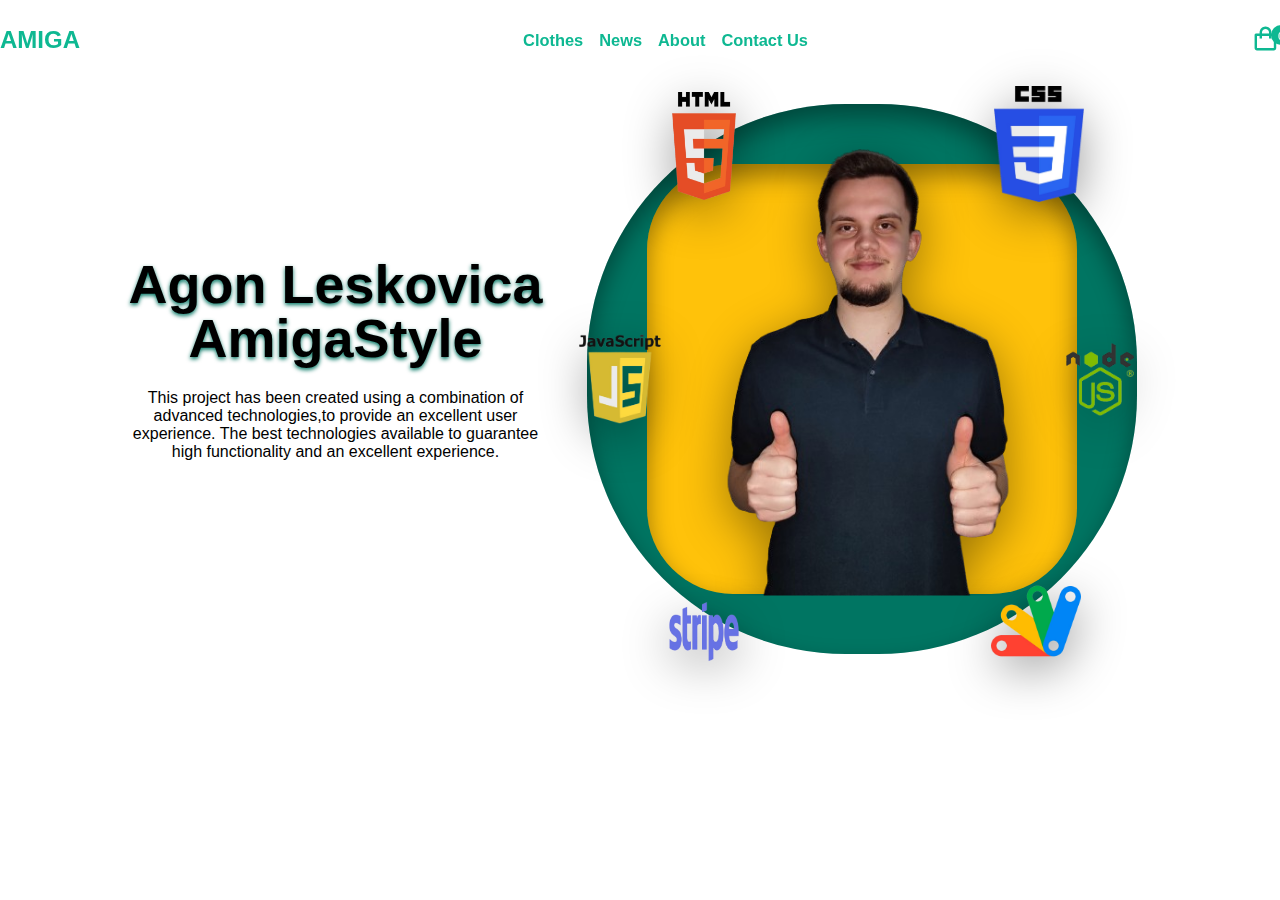
<file: about.html>
<!DOCTYPE html>
<html lang="en">
<head>
    <meta charset="UTF-8">
    <meta name="viewport" content="width=device-width, initial-scale=1.0">
    <link rel="stylesheet" href="about.css">
    <link href='https://unpkg.com/boxicons@2.1.4/css/boxicons.min.css' rel='stylesheet'>
    <title>Document</title>
</head>
<body>
    <header>
      <div class="nav containerr">
        <!--Menu Icon-->
        <i class="bx bx-menu" id="menu-icon"></i>
        <!--Logo-->
        <a href="index.html" class="logo">Amiga</a>
    
    <!--Navbar-->
    <div class="navbar">
        <a href="index.html" class="nav-link">Clothes</a>
        <a href="index2.html" class="nav-link">News</a>
        <a href="about.html" class="nav-link">About</a>
        <a href="gmail.html" class="nav-link">Contact Us</a>
    </div>



<a href="cart.html">
    <i class="bx bx-shopping-bag" id="cart-icon" data-quantity="0"></i>
</a>
</div> 
      </header>

      <section class="home section" id="home">
        <div class="home__container container grid">
            <div class="home__data">
                <h1 class="home__title">Agon Leskovica <br> AmigaStyle</h1>

                <p class="home__decription">
                  This project has been created using a combination of advanced technologies,to provide an excellent user experience.
                  The best technologies available to guarantee high functionality and an excellent experience.
                </p>

                

                
            </div>

            <div class="home__images">
                <div class="home__circle">
                    <div class="home__subcircle"></div>
                </div>

                <img src="images/Agon1-removebg.png" alt="image" class="home__img">

                <img src="images/nodejs.png" alt="image" class="home__nodejs">
                <img src="images/alo1.png" alt="image" class="home__googleapp">
                <img src="images/html5.png" alt="image" class="home__html">
                <img src="images/css3logo.png" alt="image" class="home__css">
                <img src="images/Stipee.png" alt="image" class="home__stripe">
                <img src="images/jasin.png" alt="image" class="home__javasc">
            </div>
        </div>

    </section>


      <script src="menu.js"></script>

      <script src="main.js"></script>
</body>
</html>
</file>
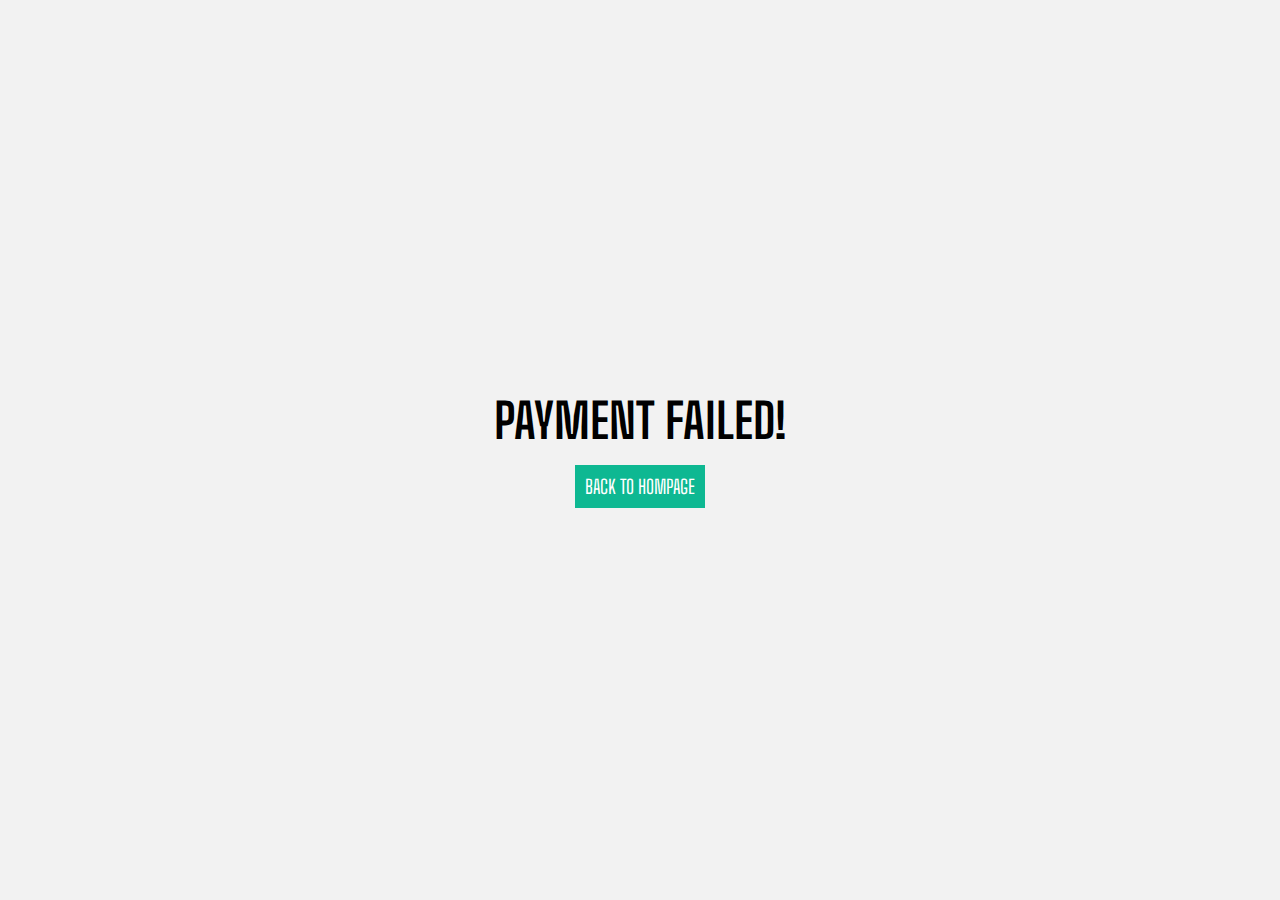
<file: cancel.html>
<!DOCTYPE html>
<html lang="en">
<head>
    <meta charset="UTF-8">
    <meta name="viewport" content="width=device-width, initial-scale=1.0">
    <title>Fail Payment</title>
    <link rel="stylesheet" href="style.css">
    <script src="https://cdn.jsdelivr.net/npm/bootstrap@5.3.3/dist/js/bootstrap.bundle.min.js" integrity="sha384-YvpcrYf0tY3lHB60NNkmXc5s9fDVZLESaAA55NDzOxhy9GkcIdslK1eN7N6jIeHz" crossorigin="anonymous"></script>
    <link 
    href="https://unpkg.com/boxicons@2.1.4/css/boxicons.min.css"
    rel="stylesheet"
    />
</head>
<body>
    <div class="sc-container">
        <h2>Payment Failed!</h2>
        <a href="http://localhost:3000/cart.html" class="back-to-hompage">Back To Hompage</a>
    </div>
    <!--Link To JS-->
    <script src="main.js"></script>
</body>
</html>
</file>
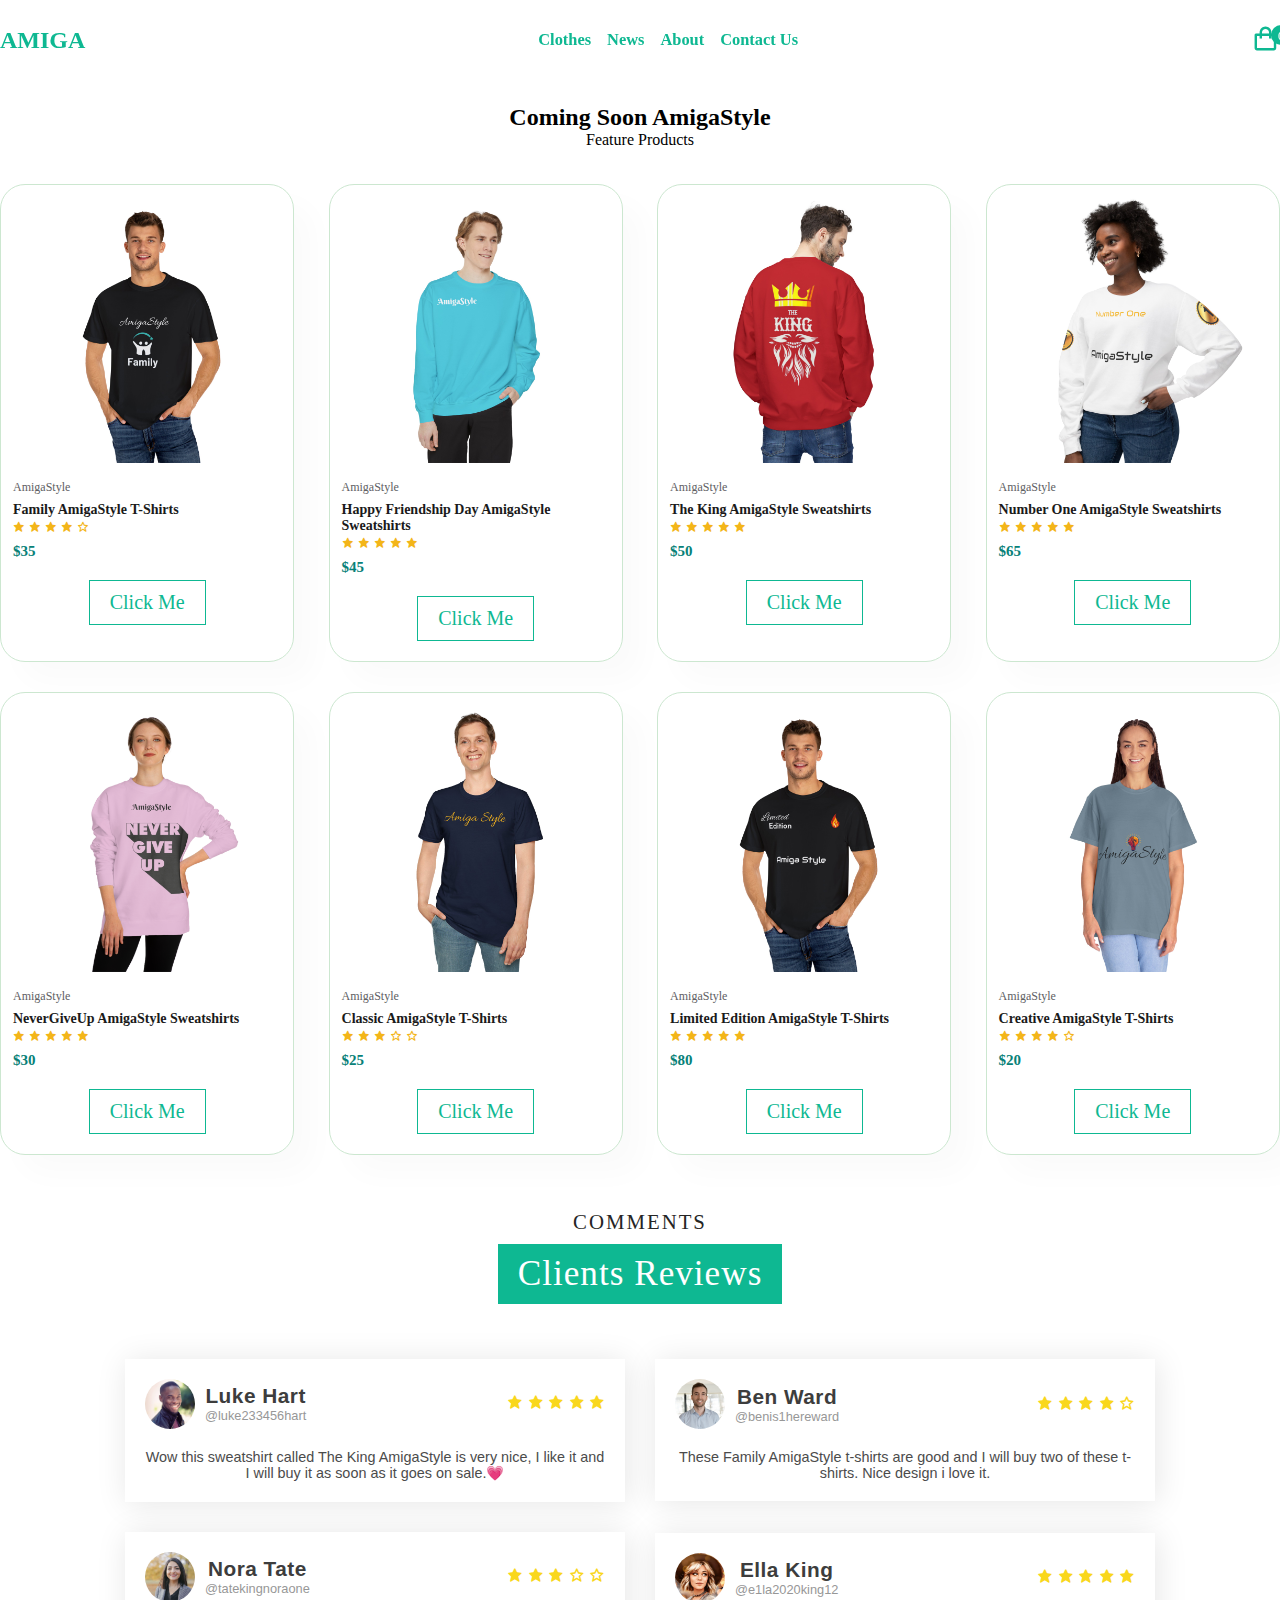
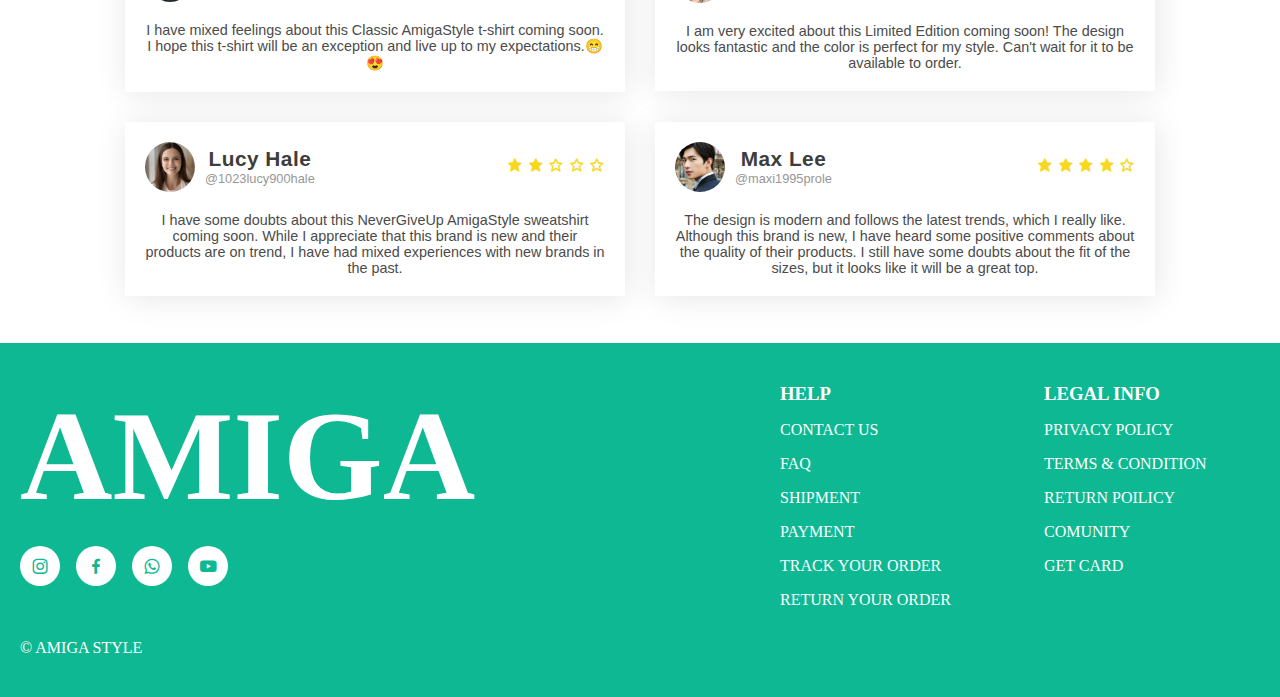
<file: index2.html>
<!DOCTYPE html>
<html lang="en">
  <head>
    <meta charset="UTF-8" />
    <meta name="viewport" content="width=device-width, initial-scale=1.0" />
    <title>Ecommerce Website</title>
    <!-- Link To CSS -->
    <link rel="stylesheet" href="style2.css">
    <!-- Box Icons -->
    <link href='https://unpkg.com/boxicons@2.1.4/css/boxicons.min.css' rel='stylesheet'>
  </head>
  <body>
    <header>
      <div class="nav container">
        <i class='bx bx-menu' id="menu-icon"></i>
        <a href="index.html" class="logo">Amiga</a>

        <div class="navbar">
          <a href="index.html" class="nav-link">Clothes</a>
          <a href="index2.html" class="nav-link">News</a>
          <a href="about.html" class="nav-link">About</a>
          <a href="gmail.html" class="nav-link">Contact Us</a>
        </div>
        <a href="cart.html">
          <i class='bx bx-shopping-bag' id="cart-icon" data-quantity="0"></i>
        </a>
      </div>
    </header>


    <section id="product1" class="section-p1">
        <h2>Coming Soon AmigaStyle</h2>
        <p>Feature Products</p>
        <div class="pro-container">
            <div class="pro">
                <img src="imgamiga/Person 1.png" alt="">
                <div class="des">
                    <span>AmigaStyle</span>
                    <h5>Family AmigaStyle T-Shirts</h5>
                    <div class="start">
                        <i class='bx bxs-star'></i>
                        <i class='bx bxs-star'></i>
                        <i class='bx bxs-star'></i>
                        <i class='bx bxs-star'></i>
                        <i class='bx bx-star' ></i>
                    </div>
                    <h4>$35</h4>
                </div>
                <button class="btn btn2" onclick="location.href='video/FamilyAmigaS.mp4'">Click Me</button>
            </div>
            <div class="pro">
                <img src="imgamiga/Blue1.png" alt="">
                <div class="des">
                    <span>AmigaStyle</span>
                    <h5>Happy Friendship Day AmigaStyle Sweatshirts</h5>
                    <div class="start">
                        <i class='bx bxs-star'></i>
                        <i class='bx bxs-star'></i>
                        <i class='bx bxs-star'></i>
                        <i class='bx bxs-star'></i>
                        <i class='bx bxs-star'></i>
                    </div>
                    <h4>$45</h4>
                </div>
                <button class="btn btn2" onclick="location.href='video/VideoBlue.mp4'">Click Me</button>
            </div>
            <div class="pro">
                <img src="imgamiga/King.png" alt="">
                <div class="des">
                    <span>AmigaStyle</span>
                    <h5>The King AmigaStyle Sweatshirts</h5>
                    <div class="start">
                        <i class='bx bxs-star'></i>
                        <i class='bx bxs-star'></i>
                        <i class='bx bxs-star'></i>
                        <i class='bx bxs-star'></i>
                        <i class='bx bxs-star'></i>
                    </div>
                    <h4>$50</h4>
                </div>
                <button class="btn btn2" onclick="location.href='video/TheKing1.mp4'">Click Me</button>
            </div>
            <div class="pro">
                <img src="imgamiga/NumberOne.png" alt="">
                <div class="des">
                    <span>AmigaStyle</span>
                    <h5>Number One AmigaStyle Sweatshirts</h5>
                    <div class="start">
                        <i class='bx bxs-star'></i>
                        <i class='bx bxs-star'></i>
                        <i class='bx bxs-star'></i>
                        <i class='bx bxs-star'></i>
                        <i class='bx bxs-star'></i>
                    </div>
                    <h4>$65</h4>
                </div>
                <button class="btn btn2" onclick="location.href='video/NumberOne.mp4'">Click Me</button>
            </div>
            <div class="pro">
                <img src="imgamiga/nevergiveup2.png" alt="">
                <div class="des">
                    <span>AmigaStyle</span>
                    <h5>NeverGiveUp AmigaStyle Sweatshirts</h5>
                    <div class="start">
                        <i class='bx bxs-star'></i>
                        <i class='bx bxs-star'></i>
                        <i class='bx bxs-star'></i>
                        <i class='bx bxs-star'></i>
                        <i class='bx bxs-star'></i>
                    </div>
                    <h4>$30</h4>
                </div>
                <button class="btn btn2" onclick="location.href='video/NeverGiveUp.mp4'">Click Me</button>
            </div>
            <div class="pro">
                <img src="imgamiga/classic.png" alt="">
                <div class="des">
                    <span>AmigaStyle</span>
                    <h5>Classic AmigaStyle T-Shirts</h5>
                    <div class="start">
                        <i class='bx bxs-star'></i>
                        <i class='bx bxs-star'></i>
                        <i class='bx bxs-star'></i>
                        <i class='bx bx-star' ></i>
                        <i class='bx bx-star' ></i>
                    </div>
                    <h4>$25</h4>
                </div>
                <button class="btn btn2" onclick="location.href='video/ClassicAmiga.mp4'">Click Me</button>
            </div>
            <div class="pro">
                <img src="imgamiga/Limited1.png" alt="">
                <div class="des">
                    <span>AmigaStyle</span>
                    <h5>Limited Edition AmigaStyle T-Shirts</h5>
                    <div class="start">
                        <i class='bx bxs-star'></i>
                        <i class='bx bxs-star'></i>
                        <i class='bx bxs-star'></i>
                        <i class='bx bxs-star'></i>
                        <i class='bx bxs-star'></i>
                    </div>
                    <h4>$80</h4>
                </div>
                <button class="btn btn2" onclick="location.href='video/LimitedEdition.mp4'">Click Me</button>
            </div>
            <div class="pro">
                <img src="imgamiga/creative.png" alt="">
                <div class="des">
                    <span>AmigaStyle</span>
                    <h5>Creative AmigaStyle T-Shirts</h5>
                    <div class="start">
                        <i class='bx bxs-star'></i>
                        <i class='bx bxs-star'></i>
                        <i class='bx bxs-star'></i>
                        <i class='bx bxs-star'></i>
                        <i class='bx bx-star' ></i>
                    </div>
                    <h4>$20</h4>
                </div>
                <button class="btn btn2" onclick="location.href='video/Creative.mp4'">Click Me</button>
            </div>
        </div>

        <!--------------------------------COMMENTS--------------------------------->
        <div class="comments-heading">
            <span>Comments</span>
            <h1>Clients Reviews</h1>
        </div>

        <!--REVIEWS box container-->
        <div class="comment-box-container">

            <!--BOX 1-->
            <div class="comment-box">
                <!--top-->
                <div class="box-top">
                    <!--profile-->
                    <div class="profile">
                        <!--img-->
                        <div class="profile-img">
                            <img src="profile/1profile.jpg" alt="">
                        </div>
                        <!--name-and-username-->
                        <div class="name-user">
                            <strong>Luke Hart</strong>
                            <span>@luke233456hart</span>
                        </div>
                    </div>

                    <!--review-->
                    <div class="reviews">
                        <i class='bx bxs-star'></i>
                        <i class='bx bxs-star'></i>
                        <i class='bx bxs-star'></i>
                        <i class='bx bxs-star'></i>
                        <i class='bx bxs-star'></i>
                    </div>

                </div>

                <!--Comments-->
                <div class="client-comment">
                    <p>Wow this sweatshirt called The King AmigaStyle is very nice, I like it and I will buy it as soon as it goes on sale.&#128151;</p>
                </div>

            </div>

            <!--BOX 2-->
            <div class="comment-box">
                <!--top-->
                <div class="box-top">
                    <!--profile-->
                    <div class="profile">
                        <!--img-->
                        <div class="profile-img">
                            <img src="profile/benward.jpg" alt="">
                        </div>
                        <!--name-and-username-->
                        <div class="name-user">
                            <strong>Ben Ward</strong>
                            <span>@benis1hereward</span>
                        </div>
                    </div>

                    <!--review-->
                    <div class="reviews">
                        <i class='bx bxs-star'></i>
                        <i class='bx bxs-star'></i>
                        <i class='bx bxs-star'></i>
                        <i class='bx bxs-star'></i>
                        <i class='bx bx-star' ></i>
                    </div>

                </div>

                <!--Comments-->
                <div class="client-comment">
                    <p>These Family AmigaStyle t-shirts are good and I will buy two of these t-shirts. Nice design i love it.</p>
                </div>

            </div>

            <!--BOX 3-->
            <div class="comment-box">
                <!--top-->
                <div class="box-top">
                    <!--profile-->
                    <div class="profile">
                        <!--img-->
                        <div class="profile-img">
                            <img src="profile/noratate.jpg" alt="">
                        </div>
                        <!--name-and-username-->
                        <div class="name-user">
                            <strong>Nora Tate</strong>
                            <span>@tatekingnoraone</span>
                        </div>
                    </div>

                    <!--review-->
                    <div class="reviews">
                        <i class='bx bxs-star'></i>
                        <i class='bx bxs-star'></i>
                        <i class='bx bxs-star'></i>
                        <i class='bx bx-star' ></i>
                        <i class='bx bx-star' ></i>
                    </div>

                </div>

                <!--Comments-->
                <div class="client-comment">
                    <p>I have mixed feelings about this Classic AmigaStyle t-shirt coming soon. I hope this t-shirt will be an exception and live up to my expectations.&#128513; &#128525;</p>
                </div>

            </div>

            <!--BOX 4-->
            <div class="comment-box">
                <!--top-->
                <div class="box-top">
                    <!--profile-->
                    <div class="profile">
                        <!--img-->
                        <div class="profile-img">
                            <img src="profile/ellaking.jpg" alt="">
                        </div>
                        <!--name-username-->
                        <div class="name-user">
                            <strong>Ella King</strong>
                            <span>@e1la2020king12</span>
                        </div>
                    </div>

                    <!--review-->
                    <div class="reviews">
                        <i class='bx bxs-star'></i>
                        <i class='bx bxs-star'></i>
                        <i class='bx bxs-star'></i>
                        <i class='bx bxs-star'></i>
                        <i class='bx bxs-star'></i>
                    </div>

                </div>

                <!--Comments-->
                <div class="client-comment">
                    <p>I am very excited about this Limited Edition coming soon! The design looks fantastic and the color is perfect for my style. Can't wait for it to be available to order.</p>
                </div>

            </div>

             <!--BOX 4-->
             <div class="comment-box">
                <!--top-->
                <div class="box-top">
                    <!--profile-->
                    <div class="profile">
                        <!--img-->
                        <div class="profile-img">
                            <img src="profile/lucyhale.jpg" alt="">
                        </div>
                        <!--name-username-->
                        <div class="name-user">
                            <strong>Lucy Hale</strong>
                            <span>@1023lucy900hale</span>
                        </div>
                    </div>

                    <!--review-->
                    <div class="reviews">
                        <i class='bx bxs-star'></i>
                        <i class='bx bxs-star'></i>
                        <i class='bx bx-star' ></i>
                        <i class='bx bx-star' ></i>
                        <i class='bx bx-star' ></i>
                    </div>

                </div>

                <!--Comments-->
                <div class="client-comment">
                    <p>I have some doubts about this NeverGiveUp AmigaStyle sweatshirt coming soon. While I appreciate that this brand is new and their products are on trend, I have had mixed experiences with new brands in the past.</p>
                </div>

            </div>

            <!--BOX 4-->
            <div class="comment-box">
                <!--top-->
                <div class="box-top">
                    <!--profile-->
                    <div class="profile">
                        <!--img-->
                        <div class="profile-img">
                            <img src="profile/maxlee.jpg" alt="">
                        </div>
                        <!--name-username-->
                        <div class="name-user">
                            <strong>Max Lee</strong>
                            <span>@maxi1995prole</span>
                        </div>
                    </div>

                    <!--review-->
                    <div class="reviews">
                        <i class='bx bxs-star'></i>
                        <i class='bx bxs-star'></i>
                        <i class='bx bxs-star'></i>
                        <i class='bx bxs-star'></i>
                        <i class='bx bx-star' ></i>
                    </div>

                </div>

                <!--Comments-->
                <div class="client-comment">
                    <p>The design is modern and follows the latest trends, which I really like. Although this brand is new, I have heard some positive comments about the quality of their products. I still have some doubts about the fit of the sizes, but it looks like it will be a great top.</p>
                </div>

            </div>

            

            

        </div>
    </section>
    
    <div class="footer" id="footer">
        <div class="footer-c container">
            <div class="footer-box">
                <h2>Amiga</h2>
                <div class="social">
                    <a href="#"><i class='bx bxl-instagram'></i></a>
                    <a href="#"><i class='bx bxl-facebook'></i></a>
                    <a href="#"><i class='bx bxl-whatsapp'></i></a>
                    <a href="#"><i class='bx bxl-youtube'></i></a>
                </div>
            </div>
            <div class="footer-box">
                <h3>Help</h3>
                <a href="#">Contact Us</a>
                <a href="#">Faq</a>
                <a href="#">Shipment</a>
                <a href="#">Payment</a>
                <a href="#">Track Your Order</a>
                <a href="#">Return Your Order</a>
            </div>
            <div class="footer-box">
                <h3>Legal Info</h3>
                <a href="#">Privacy Policy</a>
                <a href="#">Terms & Condition</a>
                <a href="#">Return Poilicy</a>
                <a href="#">Comunity</a>
                <a href="#">Get Card</a>
            </div>
        </div>
        <p class="copyright container">&#169 Amiga Style</p>
    </div>

    <script src="menu.js"></script>
    <script src="main.js"></script>
  </body>
</html>
</file>
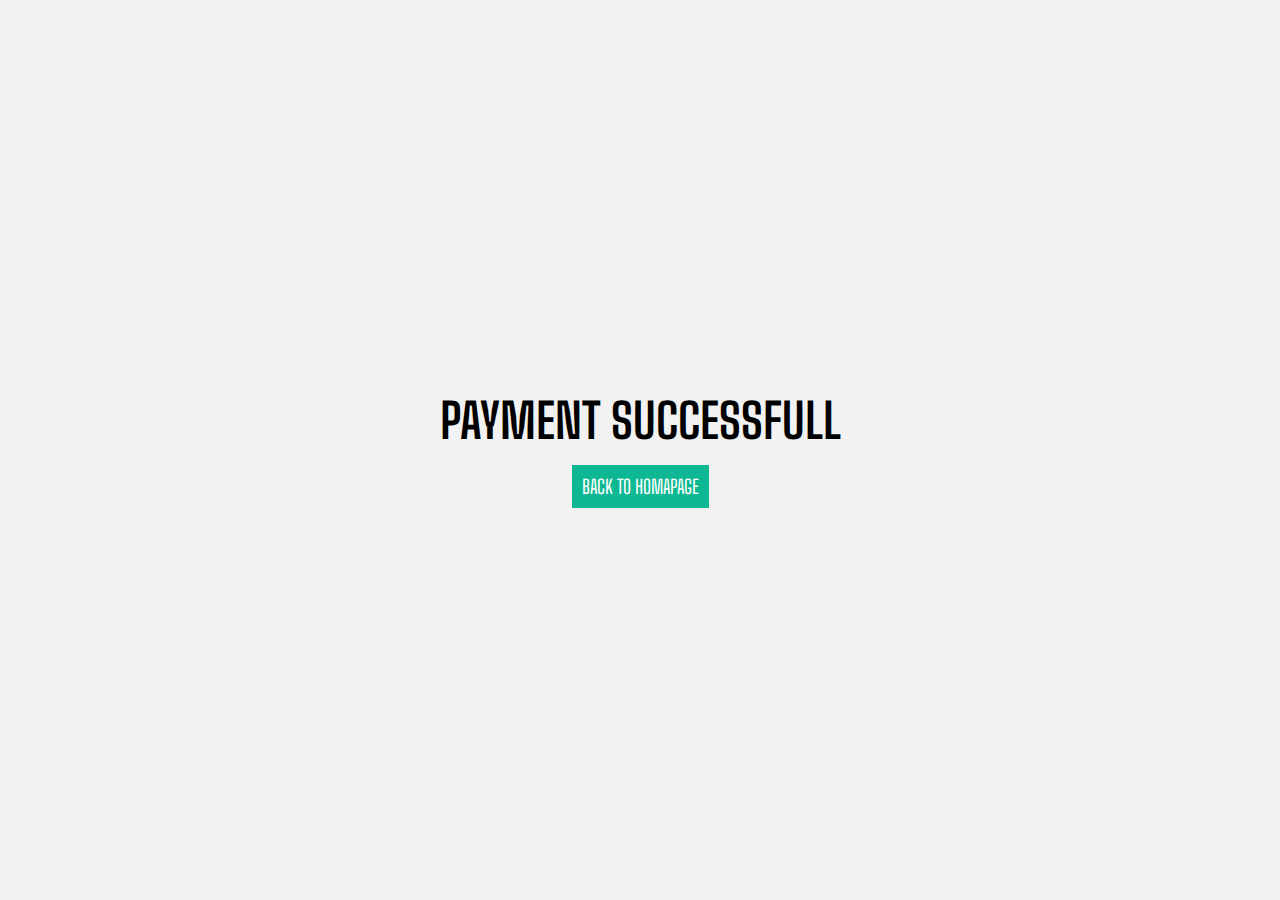
<file: success.html>
<!DOCTYPE html>
<html lang="en">
<head>
    <meta charset="UTF-8">
    <meta name="viewport" content="width=device-width, initial-scale=1.0">
    <title>Payment Successfull</title>
    <link rel="stylesheet" href="style.css">
    <script src="https://cdn.jsdelivr.net/npm/bootstrap@5.3.3/dist/js/bootstrap.bundle.min.js" integrity="sha384-YvpcrYf0tY3lHB60NNkmXc5s9fDVZLESaAA55NDzOxhy9GkcIdslK1eN7N6jIeHz" crossorigin="anonymous"></script>
    <link 
    href="https://unpkg.com/boxicons@2.1.4/css/boxicons.min.css"
    rel="stylesheet"
    />
</head>
<body>
    <div class="sc-container">
        <h2>Payment Successfull</h2>
        <a href="http://localhost:3000" class="back-to-hompage">Back To HomaPage</a>
    </div>
    <!--Link To JS-->
    <script src="main.js"></script>
</body>
</html>
</file>
<file: about.css>
.home__container{
    padding-top: 1.5rem;
    justify-content: center;
    row-gap: 4rem;
}

.home__data{
    position: relative;
    text-align: center;
}

.home__title{
    
    line-height: 100%;
    margin-bottom: 1rem;
    text-shadow: var(--shadow-text) 
}

.home__decription{
    margin-bottom: 2.5rem
}

.home__buttons{
    display: flex;
    justify-content: center;
    align-items: center;
    column-gap: 1rem;
}

.home__images{
    position: relative;
    display: grid;
    place-items: center;
    justify-self: center;
}

.home__circle{
    width: 320px;
    height: 320px;
    background-color: var(--first-color-darken);
    border-radius: 47%;
    box-shadow: inset var(--shadow-circle);
    display: grid;
    place-items: center;
}

.home__subcircle{
    width: 250px;
    height: 250px;
    background-color: var(--second-color);
    border-radius: 20%;
    box-shadow: inset var(--shadow-circle);
}

.home__images .home__img{
    width: 250px;
    rotate: 0deg;
    filter: var(--shadow-img);
    position: absolute;
    padding-bottom: 83px;
}

.home__images img{
    width: 60px;
    filter: var(--shadow-img);
    position: absolute;
}

.home__nodejs{
    right: -.5rem;
}

.home__googleapp{
    bottom: -0.75rem;
    right: 3.5rem;
}

.home__html{
    top: -0.75rem;
    left: 4.5rem;
}

.home__css{
    top: -1.1rem;
    right: 3.3rem;
}

.home__stripe{
    left: 4.5rem;
    bottom: -1.5rem;
}

.home__javasc{
    left: -.75rem;
}
/*BUTTONS*/
.button{
    background-color: var(--second-color);
    color: var(--second-color-dark);
    font-weight: var(--font-semi-bold);
    padding: .75rem 2rem;
    border-radius: 4rem;
    box-shadow: inset var(--shadow-button)
}

.button__ghost{
    background-color: var(--second-color);
    color: var(--second-color-dark);
    font-weight: var(--font-semi-bold);
    padding: .75rem 2rem;
    border-radius: 4rem;
    box-shadow: inset var(--shadow-button)
}









/*=============== GOOGLE FONTS ===============*/
@import url("https://fonts.googleapis.com/css2?family=Poppins:wght@400;600&family=Titan+One&display=swap");

/*=============== VARIABLES CSS ===============*/
:root {
  --header-height: 3.5rem;

  /*========== Colors ==========*/
  /*Color mode HSL(hue, saturation, lightness)*/
  --first-color: hsl(170, 90%, 34%);
  --first-color-dark: hsl(170, 100%, 28%);
  --first-color-darken: hsl(170, 100%, 23%);
  --second-color: hsl(45, 100%, 52%);
  --second-color-dark: hsl(45, 100%, 20%);
  --white-color: hsl(0, 0%, 100%);
  --shadow-img: drop-shadow(0 12px 24px hsla(0, 0%, 0%, .4));
  --shadow-circle: 0 12px 24px hsla(0, 0%, 0%, .4);
  --shadow-button: 0 -4px 8px hsla(0, 0%, 0%, .3);
  --shadow-card: 0 -8px 24px hsla(0, 0%, 0%, .3);
  --shadow-text: 0 2px 4px var(--first-color-darken);

  /*========== Font and typography ==========*/
  /*.5rem = 8px | 1rem = 16px ...*/
  --body-font: "Poppins", sans-serif;
  --second-font: "Titan One", sans-serif;
  --biggest-font-size: 3.5rem;
  --h1-font-size: 1.5rem;
  --h2-font-size: 1.25rem;
  --h3-font-size: 1rem;
  --normal-font-size: .938rem;
  --small-font-size: .813rem;

  /*========== Font weight ==========*/
  --font-regular: 400;
  --font-semi-bold: 600;

  /*========== z index ==========*/
  --z-tooltip: 10;
  --z-fixed: 100;
}

/*========== Responsive typography ==========*/
@media screen and (min-width: 1150px) {
  .home__container{
    grid-template-columns: 420px 585px;
    align-items: center;
    column-gap: 6rem;
    padding-bottom: 5rem;
  }
  .home_data{
    text-align: initial;
  }
  .home__title{
    margin-bottom: 1.5rem;
    font-size: 54px;
  }
  .home__description{
    margin-bottom: 4rem;
  }
  .home__buttons{
    justify-content: center;
    column-gap: 1.5rem;
  }
  .home__circle{
    width: 550px;
    height: 550px;
  }
  .home__subcircle{
    width: 430px;
    height: 430px;
  }
  .home__images .home__img{
    width: 400px;
    padding-bottom: 100px;
    clip-path: fill-box;
  }
  .home__images img{
    width: 90px;
  }
}

@media screen and (max-width: 340px){
    .container{
        margin-inline: 1rem;
    }
    .home__title{
        font-size: 3rem;
    }
    .home__buttons{
        flex-direction: column;
        row-gap: 1rem;
    }
    .home__circle{
        width: 250px;
        height: 250px;
    }
    .home__subcircle{
        width: 200px;
        height: 200px;
    }
    .home__images .home__img{
        width: 200px;
    }
} 

@media screen and (max-width: 540px){
    .home__container{
        grid-template-columns: 370px;
        justify-content: center;
    }
}

/*=============== BASE ===============*/
@media screen and (min-width: 1150px){
:root {
    --biggest-font-size: 5.5rem;
    --h1-font-size: 2.5rem;
    --h2-font-size: 1.5rem;
    --h3-font-size: 1.25rem;
    --normal-font-size: 1rem;
    --small-font-size: .875rem;
  }
}
* {
  box-sizing: border-box;
  padding: 0;
  margin: 0;
}

html {
  scroll-behavior: smooth;
}

body {
  font-family: var(--body-font);
  font-size: var(--normal-font-size);
  background-color: var(--first-color);
  color: var(--white-color);
}

ul {
  list-style: none;
}

a {
  text-decoration: none;
}

img {
  display: block;
  max-width: 100%;
  height: auto;
}

/*=============== REUSABLE CSS CLASSES ===============*/
.container {
  margin-inline: 1.5rem;
}

.grid {
  display: grid;
  gap: 1.5rem;
}

.section {
  padding-block: 5rem 1rem;
}

.section__title {
  font: var(--font-regular) var(--h1-font-size) var(--second-font);
  text-align: center;
  margin-bottom: 1.5rem;
  text-shadow: var(--shadow-text);
}

.main {
  overflow: hidden;
}











/* Google Fonts */
@import url('https://fonts.googleapis.com/css2?family=Big+Shoulders+Text:wght@400..900&display=swap');
*{
  font-family: "Big Shoulders Text", sans-serif;
  padding: 0;
  margin: 0;
  box-sizing: border-box;
  scroll-behavior: smooth;
  scroll-padding-top: 2rem;
  text-decoration: none;
  list-style: none;
}
/* Some variables */
:root {
  --main-color: #0eb892;
  --text-color: #000;
  --bg-color: #fff;
  --container-color: #1e1e2a;
}
body{
  color: var(--text-color);
  background: var(--bg-color);
}
img{
  width: 100%;
}
section{
  padding: 4rem 0 2rem;
}
.containerr{
  max-width: 1070;
  margin: auto;
  width: 100%;
}
header{
  position: fixed;
  width: 100%;
  top: 0;
  left: 0;
  z-index: 100;
}
header.shadow {
  background: #f2f0f1;
  box-shadow: 0 1px 4px hsl(0, 4%, 15%, 0.1);
  transition: 0.5s ease;
}
.nav{
  display: flex;
  align-items: center;
  justify-content: space-between;
  padding: 25px 0;
}
#menu-icon{
  font-size: 28px;
  cursor: pointer;
  color: var(--main-color);
  display: none;
}
.logo{
  font-size: 1.5rem;
  color: var(--main-color);
  text-transform: uppercase;
  font-weight: 700;
}
.navbar{
  display: flex;
  align-items: center;
  column-gap: 1rem;
}
.nav-link{
  font-size: 1.025rem;
  color: var(--main-color);
  font-weight: 700;
}
@media (max-width: 550px){
  #menu-icon{
    display: initial;
  }
  .navbar{
    position: absolute;
    top: 100%;
    right: 0;
    left: 0;
    display: flex;
    flex-direction: column;
    background: #f2f0f1;
    row-gap: 0.5rem;
    text-align: center;
    padding: 10px 0;
    box-shadow: 0 20px 20px rgb(15 54 55 / 20%);
    clip-path: circle(0% at 0% 0%);
    transition: 0.6s;

  }
  .nav-link{
    display: block;
    padding: 15px;
  }
  .navbar.open-menu{
    clip-path: circle(144% at 0% 0%);
  }
  
}
#cart-icon{
  position: relative;
  font-size: 1.8rem;
  color: var(--main-color);
  cursor: pointer;
}
#cart-icon[data-quantity="0"]::after{
  content: "";
}
#cart-icon[data-quantity]::after{
  content: attr(data-quantity);
  position: absolute;
  top: 0;
  right: -11px;
  width: 20px;
  height: 20px;
  background: var(--main-color);
  border-radius: 50%;
  color: var(--bg-color);
  font-size: 12px;
  font-weight: 500;
  display: flex;
  align-items: center;
  justify-content: center;
}
</file>
<file: style.css>
/* Google Fonts */
@import url('https://fonts.googleapis.com/css2?family=Big+Shoulders+Text:wght@400..900&display=swap');
*{
  font-family: "Big Shoulders Text", sans-serif;
  padding: 0;
  margin: 0;
  box-sizing: border-box;
  scroll-behavior: smooth;
  scroll-padding-top: 2rem;
  text-decoration: none;
  list-style: none;
}
/* Some variables */
:root {
  --main-color: #0eb892;
  --text-color: #000;
  --bg-color: #fff;
  --container-color: #1e1e2a;
}
body{
  color: var(--text-color);
  background: var(--bg-color);
}
section{
  padding: 4rem 0 2rem;
}
.container{
  max-width: 1070;
  margin: auto;
  width: 100%;
}
header{
  position: fixed;
  width: 100%;
  top: 0;
  left: 0;
  z-index: 100;
}
header.shadow{
  background: #f2f0f1;
  box-shadow: 0 1px 4px hsl(0, 4%, 15%, 0.1);
  transition: 0.5s ease;
}
.nav{
  display: flex;
  align-items: center;
  justify-content: space-between;
  padding: 25px 0;
}
#menu-icon{
  font-size: 28px;
  cursor: pointer;
  color: var(--main-color);
  display: none;
}
.logo{
  font-size: 1.5rem;
  color: var(--main-color);
  text-transform: uppercase;
  font-weight: 700;
}
.navbar{
  display: flex;
  align-items: center;
  column-gap: 1rem;
}
.nav-link{
  font-size: 1.025rem;
  color: var(--main-color);
  font-weight: 700;
}
#cart-icon{
  position: relative;
  font-size: 1.8rem;
  color: var(--main-color);
  cursor: pointer;
}
#cart-icon[data-quantity="0"]::after{
  content: "";
}
#cart-icon[data-quantity]::after{
  content: attr(data-quantity);
  position: absolute;
  top: 0;
  right: -11px;
  width: 20px;
  height: 20px;
  background: var(--main-color);
  border-radius: 50%;
  color: var(--bg-color);
  font-size: 12px;
  font-weight: 500;
  display: flex;
  align-items: center;
  justify-content: center;
}
.home{
  position: relative;
  background: #f2f0f1;
  min-height: 700px;
}
.home-img{
  width: 100%;
  position: absolute;
  bottom: 0;
  left: 50%;
  transform: translate(-50%);
  display: flex;
  justify-content: center;
}
.home-img img{
  max-width: 700px;
  width: 100%;
}
.home-img::before{
  content: "Amiga Style";
  font-size: 9rem;
  font-weight: 900;
  text-transform: uppercase;
  position: absolute;
  text-align: center;
  top: -28px;
  color: var(--main-color);
  z-index: -1;
}
  
.heading{
    color: #0eb892;
    font-size: 4rem;
    font-weight: 900;
    text-transform: uppercase;
    text-align: center;

}
.product-container{
    display: grid;
    grid-template-columns: repeat(4, 1fr);
    gap: 1rem;
    margin-top: 2rem;
}

.product-img{
    width: 100%;
    height: 350px;
    object-fit: cover;
}

.product-title{
    font-size: 1.25rem;
    font-weight: 600;
    color: var(--text-color);
    margin: 0.8rem 0 0.5rem;
}

.product-price{
    font-size: 1.3rem;
    font-weight: 700;
    color: var(--main-color);

}

.add-to-cart{
    background: var(--main-color);
    color: var(--bg-color);
    font-weight: 600;
    letter-spacing: 1px;
    display: flex;
    justify-content: center;
    padding: 10px;
    margin-top: 0.6rem;
    cursor: pointer;
}

.cart-container{
    margin-top: 3rem !important;
}

.back-hompage{
    display: flex;
    align-items: center;
}
.back-hompage .bx{
    font-size: 24px;
    color: var(--text-color);
}
.back-hompage span{
    font-size: 1rem;
    font-weight: 600;
    color: var(--text-color);
}
.cart-s-title{
    color: #0eb892;
    font-size: 1.5rem;
    margin: 1.5rem 0;
}
.cart-box{
    display: grid;
    grid-template-columns: 80% 20%;
    gap: 1rem;
}
#cartItems{
    display: grid;
    row-gap: 1rem;
}
.cart-item{
    display: grid;
    grid-template-columns: 0.5fr 1fr 0.5fr 0.5fr;
    align-items: center;
    border-bottom: 1px solid #f2f0f1;
    padding-bottom: 10px;
}
.cart-item img{
    width: 80px;
    height: 80px;
    object-fit: cover;
    object-position: center;
}
.cart-item-title{
    font-size: 1.3rem;
}
.cart-item-quantity{
    border: 1px solid var(--text-color);
    outline-color: var(--main-color);
    width: 2.8rem;
    text-align: center;
    border-radius: 4px;
    margin-top: 0.5rem;
    font-size: 1rem;
}
.cart-item-price{
    font-size: 1.3rem;
}
.remove-from-cart{
    max-width: 80px;
    font-weight: 700;
    border: none;
    outline: none;
    background: red;
    color: var(--bg-color);
    padding: 8px;

}
.cart-t{
    display: flex;
    flex-direction: column;
}
#cartTotal{
    font-size: 2rem;
    font-weight: 600;
}
.checkout-btn{
    margin-top: 2rem;
    background: var(--main-color);
    color: var(--bg-color);
    text-align: center;
    padding: 10px;
    font-weight: 600;
    letter-spacing: 1px;
    text-transform: uppercase;
    max-width: 150px;

}

.sc-container{
    width: 100%;
    height: 100vh;
    display: flex;
    flex-direction: column;
    align-items: center;
    justify-content: center;
    text-transform: uppercase;
}
.sc-container h2{
    font-size: 3rem;
}
.sc-container a{
    padding: 10px;
    font-size: 1.2rem;
    background: #0eb892;
    color: var(--bg-color);
    margin-top: 1rem;
}
.footer{
    background: #0eb892;
    padding: 40px 0;
    overflow: hidden;
}
.footer-c{
    display: grid;
    grid-template-columns: 60% 20% 20%;
    gap: 1rem;
}
.footer-box{
    display: flex;
    flex-direction: column;
}
.footer-box h2{
    font-size: 8rem;
    color: var(--bg-color);
    text-transform: uppercase;
}
.social{
    display: flex;
    align-items: center;
    column-gap: 1rem;
}
.social .bx {
    background: var(--bg-color);
    color: #0eb892;
    font-size: 20px;
    padding: 10px;
    border-radius: 50%;
}
.footer-box h3{
    color: var(--bg-color);
    text-transform: uppercase;
}
.footer-box a{
    color: var(--bg-color);
    font-size: 1rem;
    text-transform: uppercase;
    margin-top: 1rem;
}
.copyright{
    color: var(--bg-color);
    text-transform: uppercase;
    padding-top: 30px;
}

/*Responsive*/
@media (max-width: 1200px){
  .container{
    width: 90%;
    margin: 0 auto;
  }
  .home-img::before {
    font-size: 8rem;
    top: -60px;
 }
}
@media (max-width: 910px){
  .nav{
    padding: 18px 0;
  }
  .home-img::before {
    font-size: 6rem;
    top: -35px;
 }
 .product-container {
  grid-template-columns: repeat(3, 1fr);
 }
}
@media (max-width: 720px){
  .home {
    min-height: 620px;
}
.home-img::before {
  font-size: 5rem;
}
.cart-box {
  grid-template-columns: 1fr;
  gap: 2rem;
}
.footer-c {
  grid-template-columns: 1fr;
  gap: 2rem;
}

}
@media (max-width: 550px){
  #menu-icon{
    display: initial;
  }
  .navbar{
    position: absolute;
    top: 100%;
    right: 0;
    left: 0;
    display: flex;
    flex-direction: column;
    background: #f2f0f1;
    row-gap: 0.5rem;
    text-align: center;
    padding: 10px 0;
    box-shadow: 0 20px 20px rgb(15 54 55 / 20%);
    clip-path: circle(0% at 0% 0%);
    transition: 0.6s;
  }
  .nav-link{
    display: block;
    padding: 15px;
  }
  .navbar.open-menu{
    clip-path: circle(144% at 0% 0%);
  }
  .home{
    min-height: 520px;
  }
  .home-img::before {
    font-size: 4rem;
    top: -26px;
  }
  .heading{
    font-size: 2.5rem;
  }
  .product-container {
    grid-template-columns: 1fr 1fr;
  }
}
@media (max-width:390px){
  .home{
    min-height: 400px;
  }
  .home-img::before {
    font-size: 3rem;
    top: -26px;
  }
  .product-container {
    grid-template-columns: 1fr;
  }
  .cart-item{
    gap: 10px;
  }
}




/*Logo infinyti*/
* {
  margin: 0;
  padding: 0;
  box-sizing: border-box;
}

body {
  background: #f2f2f2;
}

@keyframes slide {
  from {
    transform: translateX(0);
  }
  to {
    transform: translateX(-100%);
  }
}

.logos {
  overflow: hidden;
  padding: 60px 0;
  background: white;
  white-space: nowrap;
  position: relative;
}

.logos:before,
.logos:after {
  position: absolute;
  top: 0;
  width: 250px;
  height: 100%;
  content: "";
  z-index: 2;
}

.logos:before {
  left: 0;
  background: linear-gradient(to left, rgba(255, 255, 255, 0), white);
}

.logos:after {
  right: 0;
  background: linear-gradient(to right, rgba(255, 255, 255, 0), white);
}

.logos:hover .logos-slide {
  animation-play-state: paused;
}

.logos-slide {
  display: inline-block;
  animation: 35s slide infinite linear;
}

.logos-slide img {
  height: 50px;
  margin: 0 40px;
}
</file>
<file: style2.css>
/* Google Fonts */
@import url('https://fonts.googleapis.com/css2?family=Big+Shoulders+Text:wght@400..900&display=swap');
*{
  font-family: "Big Shoulders Text", sans-serif;
  padding: 0;
  margin: 0;
  box-sizing: border-box;
  scroll-behavior: smooth;
  scroll-padding-top: 2rem;
  text-decoration: none;
  list-style: none;
}
/* Some variables */
:root {
  --main-color: #0eb892;
  --text-color: #000;
  --bg-color: #fff;
  --container-color: #1e1e2a;
}
body{
  color: var(--text-color);
  background: var(--bg-color);
}
img{
  width: 100%;
}
section{
  padding: 4rem 0 2rem;
}
.container{
  max-width: 1070;
  margin: auto;
  width: 100%;
}
header.shadow{
  background: #f2f0f1;
  box-shadow: 0 1px 4px hsl(0, 4%, 15%, 0.1);
  transition: 0.5s ease;
}
header{
  position: fixed;
  width: 100%;
  top: 0;
  left: 0;
  z-index: 100;
}

.nav{
  display: flex;
  align-items: center;
  justify-content: space-between;
  padding: 25px 0;
}
#menu-icon{
  font-size: 28px;
  cursor: pointer;
  color: var(--main-color);
  display: none;
}
.logo{
  font-size: 1.5rem;
  color: var(--main-color);
  text-transform: uppercase;
  font-weight: 700;
}
.navbar{
  display: flex;
  align-items: center;
  column-gap: 1rem;
}
.nav-link{
  font-size: 1.025rem;
  color: var(--main-color);
  font-weight: 700;
}
#cart-icon{
  position: relative;
  font-size: 1.8rem;
  color: var(--main-color);
  cursor: pointer;
}
#cart-icon[data-quantity="0"]::after{
  content: "";
}
#cart-icon[data-quantity]::after{
  content: attr(data-quantity);
  position: absolute;
  top: 0;
  right: -11px;
  width: 20px;
  height: 20px;
  background: var(--main-color);
  border-radius: 50%;
  color: var(--bg-color);
  font-size: 12px;
  font-weight: 500;
  display: flex;
  align-items: center;
  justify-content: center;
}

/*Per CARTA*/
#product1{
    text-align: center;
}

#product1 .pro-container{
    display: flex;
    justify-content: space-between;
    padding-top: 20px;
    flex-wrap: wrap;

}
.section-p1 h2{
  padding-top: 40px;
}
#product1 .pro{
    width: 23%;
    min-width: 250px;
    padding: 10px 12px;
    border: 1px solid #cce7d0;
    border-radius: 25px;
    cursor: pointer;
    box-shadow: 20px 20px 30px rgb(0, 0, 0, 0.02);
    margin: 15px 0;
    transition: 0.2s ease;
}

#product1 .pro:hover{
    box-shadow: 20px 20px 30px rgb(0, 0, 0, 0.06);
}

#product1 .pro img{
    width: 100%;
    border-radius: 20px;
}


#product1 .pro .des{
    text-align: start;
    padding: 10px 0;
}

#product1 .pro .des span{
    color: #606063;
    font-size: 12px;
}

#product1 .pro .des h5{
    padding-top: 7px;
    color: #1a1a1a;
    font-size: 14px;

}

#product1 .pro .des i{
    font-size: 12px;
    color: rgb(243, 181, 25);
}

#product1 .pro .des h4{
    padding-top: 7px;
    font-size: 15px;
    font-weight: 700;
    color: #088178;
}


/*Footer*/
/*Footer*/
.footer{
  background: #0eb892;
  padding: 40px 20px;
  overflow: hidden;
}
.footer-c{
  display: grid;
  grid-template-columns: 60% 20% 20%;
  gap: 1rem;
}
.footer-box{
  display: flex;
  flex-direction: column;
}
.footer-box h2{
  font-size: 8rem;
  color: var(--bg-color);
  text-transform: uppercase;
}
.social{
  display: flex;
  align-items: center;
  column-gap: 1rem;
}
.social .bx {
  background: var(--bg-color);
  color: #0eb892;
  font-size: 20px;
  padding: 10px;
  border-radius: 50%;
}
.footer-box h3{
  color: var(--bg-color);
  text-transform: uppercase;
}
.footer-box a{
  color: var(--bg-color);
  font-size: 1rem;
  text-transform: uppercase;
  margin-top: 1rem;
}
.copyright{
  color: var(--bg-color);
  text-transform: uppercase;
  padding-top: 30px;
}

@media (max-width: 1000px){
    #product1 .pro-container {
        justify-content: center;
    }
}
@media (max-width: 799px){
    #product1 .pro-container {
        justify-content: center;
    }
    #product1 .pro{
        margin: 15px;
    }
}

@media (max-width: 720px){
.footer-c {
  grid-template-columns: 1fr;
  gap: 2rem;
}
}

@media (max-width: 550px){
  #menu-icon{
    display: initial;
  }
  .navbar{
    position: absolute;
    top: 100%;
    right: 0;
    left: 0;
    display: flex;
    flex-direction: column;
    background: #f2f0f1;
    row-gap: 0.5rem;
    text-align: center;
    padding: 10px 0;
    box-shadow: 0 20px 20px rgb(15 54 55 / 20%);
    clip-path: circle(0% at 0% 0%);
    transition: 0.6s;

  }
  .nav-link{
    display: block;
    padding: 15px;
  }
  .navbar.open-menu{
    clip-path: circle(144% at 0% 0%);
  }
  
}

/*Cart Animation*/
.btn{
  border: 1px solid #0eb892;
  background: none;
  padding: 10px 20px;
  font-size: 20px;
  font-family: "montserrat";
  cursor: pointer;
  margin: 10px;
  transition: 0.8s;
  position: relative;
  overflow: hidden;
}

.btn2{
  color: #0eb892;
}

.btn2:hover{
  color: #fff;
}
.btn::before{
  content: "";
  position: absolute;
  left: 0;
  width: 100%;
  height: 0%;
  background: #0eb892;
  z-index: -1;
  transition: 0.8s;
}
.btn2::before{
  bottom: 0;
  border-radius: 50% 50% 0 0;
}
.btn2:hover::before{
  height: 180%;
}




/*-------------------------------------------------------------*/

*{
  margin: 0px;
  padding: 0px;
  font-family: poppins;
  box-sizing: border-box;
}

a{
  text-decoration: none;
}

#comments{
  display: flex;
  justify-content: center;
  align-items: center;
  flex-direction: column;
  width: 100%;
}

.comments-heading{
  letter-spacing: 1px;
  margin: 30px 0px;
  padding: 10px 20px;
  display: flex;
  flex-direction: column;
  justify-content: center;
  align-items: center;
}
.comments-heading h1{
  font-size: 2.2rem;
  font-weight: 500;
  background-color: #0eb892;
  color: #ffffff;
  padding: 10px 20px;
}
.comments-heading span{
  font-size: 1.3rem;
  color: #252525;
  margin-bottom: 10px;
  letter-spacing: 2px;
  text-transform: uppercase;
}

.comment-box-container{
  display: flex;
  justify-content: center;
  align-items: center;
  flex-wrap: wrap;
  width: 100%;
}
.comment-box{
  width: 500px;
  box-shadow: 2px 2px 30px rgb(0,0,0,0.1);
  background-color: #ffffff;
  padding: 20px;
  margin: 15px;
  cursor: pointer;
}

.profile-img{
  width: 50px;
  height: 50px;
  border-radius: 50%;
  overflow: hidden;
  margin-right: 10px;
}

.profile-img img{
  width: 100%;
  height: 100%;
  object-fit: cover;
  object-position: center;
}

.profile{
  display: flex;
  align-items: center;
}

.name-user{
  display: flex;
  flex-direction: column;
}

.name-user strong{
  color: #3d3d3d;
  font-size: 1.3rem;
  letter-spacing: 0.5px;
  font-family: "Poppins", sans-serif;
}

.name-user span{
  color: #979797;
  font-size: 0.8rem;
  font-family: "Poppins", sans-serif;
}

.reviews{
  color: #f9d71c;
  font-family: "Poppins", sans-serif;
}

.box-top{
  display: flex;
  justify-content: space-between;
  align-items: center;
  margin-bottom: 20px;
}

.client-comment p{
   font-size: 0.9rem;
   color: #4b4b4b;
   font-family: "Poppins", sans-serif;
}

.comment-box:hover{
  transform: translateY(-10px);
  transition: all ease 0.3s;
}

@media(max-width:1060px){
  .comment-box{
      width: 45%;
      padding: 10px;
  }
}

@media(max-width:790px){
  .comment-box{
      width: 100%;
  }
  .comments-heading h1{
      font-size: 1.4rem;
  }
}

@media(max-width:340px){
  .box-top{
      flex-wrap: wrap;
      margin-bottom: 10px;
  }
  .reviews{
      margin-top: 10px;
  }
}

::selection{
  color: #ffffff;
  background-color: #029982;
}
</file>
